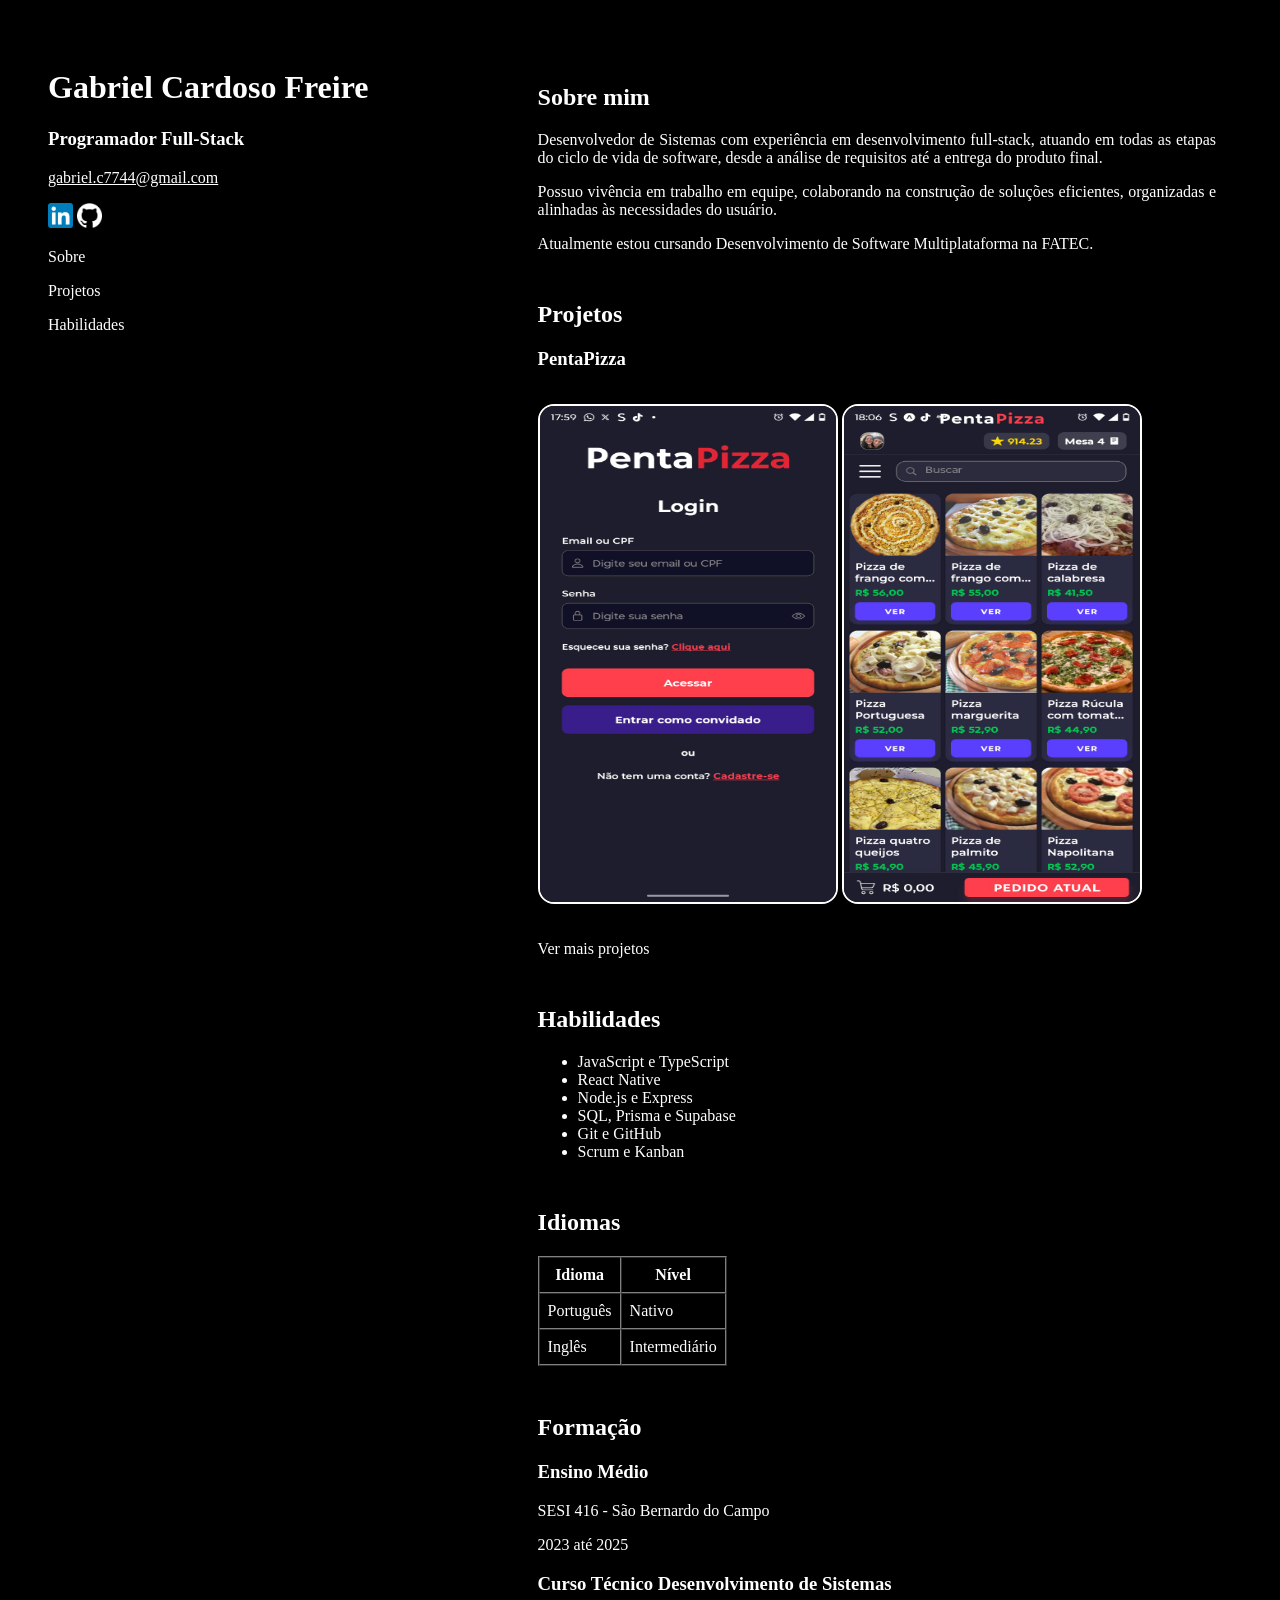
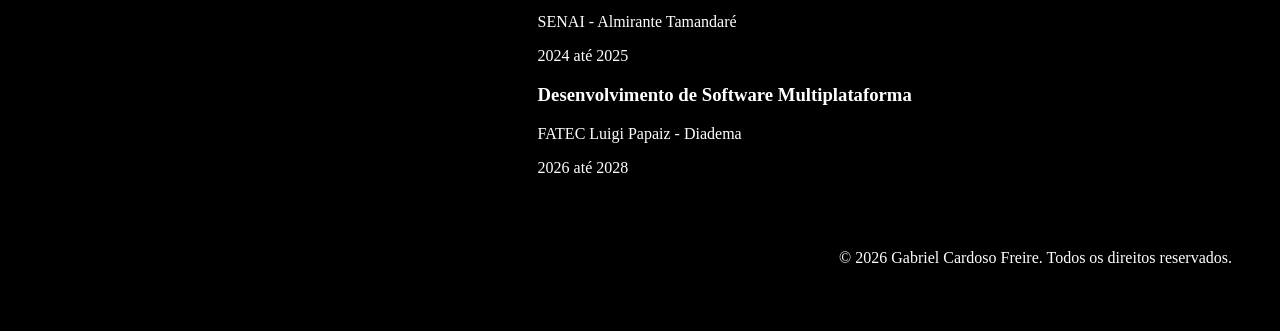
<file: index.html>
<!DOCTYPE html>
<html lang="pt-br">

<head>
    <meta charset="UTF-8">
    <meta name="viewport" content="width=device-width, initial-scale=1.0">

    <link rel="stylesheet" href="css/styles.css">

    <title>Portfólio</title>
</head>

<body>
    <!-- Cabeçalho -->
    <header>
        <h1>Gabriel Cardoso Freire</h1>

        <h3>Programador Full-Stack</h3>

        <div class="social">
            <p>gabriel.c7744@gmail.com</p>

            <a href="https://www.linkedin.com/in/gabriel-cardoso-freire-3029b639b/" target="_blank"
                rel="noopener noreferrer">
                <img src="img/LinkedIn_icon.svg.webp" alt="Logo do LinkedIn" height="25" width="25">
            </a>

            <a href="https://github.com/gabrielc-freire" target="_blank" rel="noopener noreferrer">
                <img src="img/github.webp" alt="Logo do GitHub" height="25" width="25">
            </a>
        </div>

        <nav>
            <ul>
                <!-- Âncora interna: leva para a seção "Sobre" desta página -->
                <li><a href="#sobre">Sobre</a></li>
                <!-- Âncora interna: leva para o artigo "Projetos" desta página -->
                <li><a href="#projetos">Projetos</a></li>
                <!-- Âncora interna: leva para o artigo "Habilidades" desta página -->
                <li><a href="#habilidades">Habilidades</a></li>
            </ul>

        </nav>

        <!-- <div class="certificacoes">
            Várias imagens de certificados de cursos e treinamentos realizados, com o objetivo de comprovar a
            experiência e habilidades do desenvolvedor. Essas imagens podem incluir certificados de conclusão de cursos
            online, treinamentos presenciais, etc. Estilo "conquista", colocar uma imagem com link para a página oficial
            da certificação. 
            <a href="">
                <img src="" alt="">
            </a>

            <a href="">
                <img src="" alt="">
            </a>

            <a href="">
                <img src="" alt="">
            </a>
        </div> -->
    </header>

    <main>

        <!-- 
        A tag <section> foi escolhida para organizar uma parte específica
        do conteúdo da página, neste caso, as informações sobre mim.
        -->

        <section id="sobre">

            <h2>Sobre mim</h2>

            <p>
                Desenvolvedor de Sistemas com experiência em desenvolvimento
                full-stack, atuando em todas as etapas do ciclo de vida de
                software, desde a análise de requisitos até a entrega do
                produto final.
            </p>

            <p>
                Possuo vivência em trabalho em equipe, colaborando na construção
                de soluções eficientes, organizadas e alinhadas às necessidades
                do usuário.
            </p>

            <p>Atualmente estou cursando Desenvolvimento de Software Multiplataforma na FATEC.</p>

        </section>

        <!-- 
        A tag <article> foi escolhida para representar um conteúdo
        independente dentro do portfólio. Neste caso, o projeto PentaPizza
        pode ser apresentado como um conteúdo próprio.
        -->

        <article id="projetos">

            <h2>Projetos</h2>

            <h3>PentaPizza</h3>

            <img src="img/cadastro.jpg" alt="Tela do cadastro do aplicativo mobile: PentaPizza" width="300"
                height="500">
            <img src="img/cardapio.jpg" alt="Tela do cardápio do aplicativo mobile: PentaPizza" width="300"
                height="500">

            <br>

            <a href="pages/projetos.html">Ver mais projetos</a>

        </article>

        <section id="habilidades">

            <h2>Habilidades</h2>

            <!-- Lista com mais de 3 itens relacionados ao conteúdo -->
            <ul>
                <li>JavaScript e TypeScript</li>
                <li>React Native</li>
                <li>Node.js e Express</li>
                <li>SQL, Prisma e Supabase</li>
                <li>Git e GitHub</li>
                <li>Scrum e Kanban</li>
            </ul>

        </section>

        <section class="idiomas">

            <h2>Idiomas</h2>

            <table border="1" cellpadding="8" cellspacing="0">
                <thead>
                    <tr>
                        <th>Idioma</th>
                        <th>Nível</th>
                    </tr>
                </thead>

                <tbody>
                    <tr>
                        <td>Português</td>
                        <td>Nativo</td>
                    </tr>
                    <tr>
                        <td>Inglês</td>
                        <td>Intermediário</td>
                    </tr>
                </tbody>
            </table>

        </section>

        <section class="formacao">

            <h2>Formação</h2>

            <h3>Ensino Médio</h3>
            <p>SESI 416 - São Bernardo do Campo</p>
            <p>2023 até 2025</p>

            <h3>Curso Técnico Desenvolvimento de Sistemas</h3>
            <p>SENAI - Almirante Tamandaré</p>
            <p>2024 até 2025</p>

            <h3>Desenvolvimento de Software Multiplataforma</h3>
            <p>FATEC Luigi Papaiz - Diadema</p>
            <p>2026 até 2028</p>

        </section>
    </main>

    <!-- Rodapé-->
    <footer>
        <p>
            © 2026 Gabriel Cardoso Freire. Todos os direitos reservados.
        </p>
    </footer>
</body>

</html>
</file>
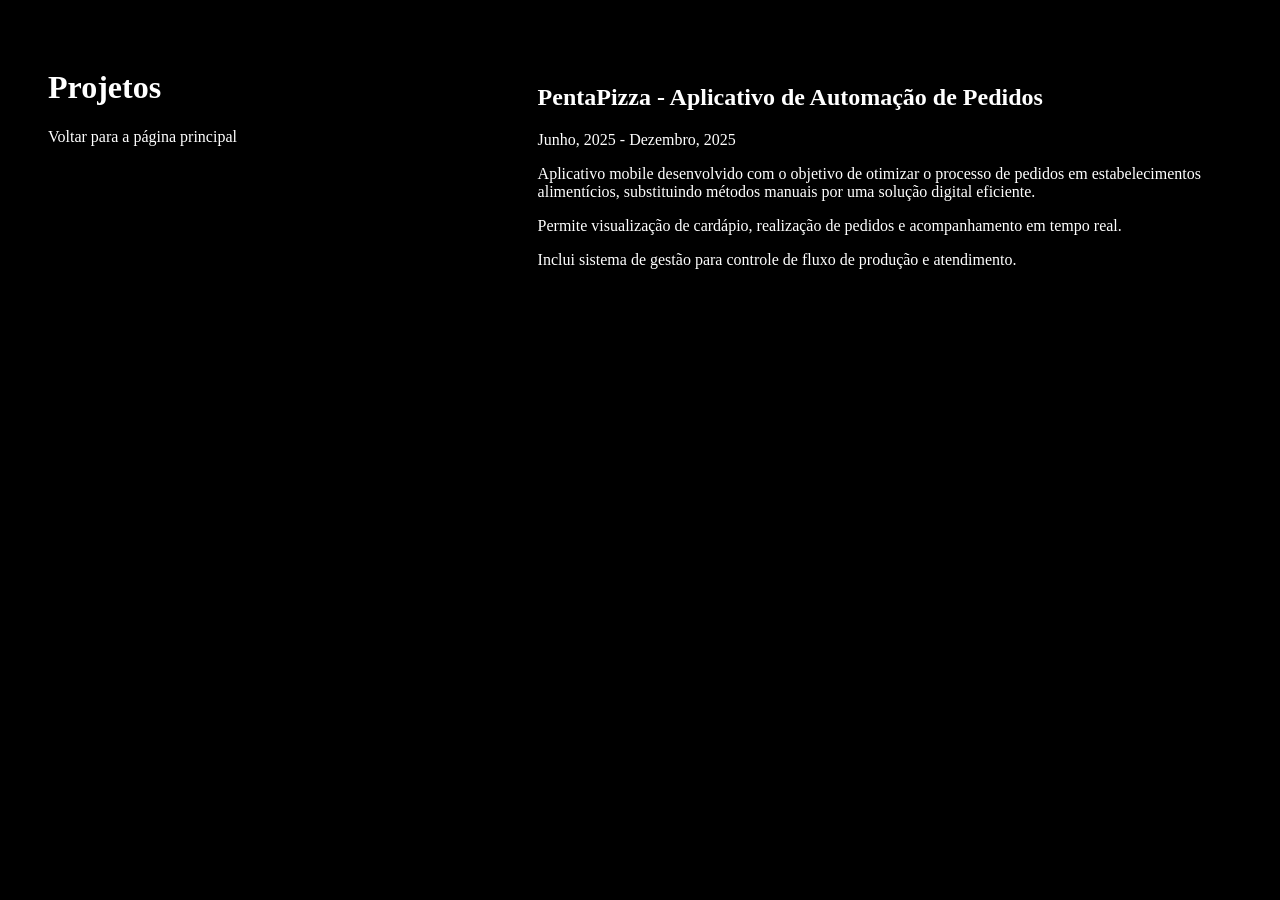
<file: projetos.html>
<!DOCTYPE html>
<html lang="pt-br">

<head>
    <meta charset="UTF-8">
    <meta name="viewport" content="width=device-width, initial-scale=1.0">

    <link rel="stylesheet" href="css/styles.css">

    <title>Projetos - Gabriel Cardoso Freire</title>
</head>

<body>
    <header>
        <h1>Projetos</h1>
        <nav>
            <a href="index.html">Voltar para a página principal</a>
        </nav>
    </header>

    <main>
        <section>
            <h2>PentaPizza - Aplicativo de Automação de Pedidos</h2>

            <p>
                Junho, 2025 - Dezembro, 2025
            </p>

            <p>
                Aplicativo mobile desenvolvido com o objetivo de otimizar o
                processo de pedidos em estabelecimentos alimentícios,
                substituindo métodos manuais por uma solução digital eficiente.
            </p>

            <p>
                Permite visualização de cardápio, realização de pedidos e
                acompanhamento em tempo real.
            </p>

            <p>
                Inclui sistema de gestão para controle de fluxo de produção
                e atendimento.
            </p>
        </section>
    </main>

</body>

</html>
</file>
<file: css/styles.css>
* {
    box-sizing: border-box;
}

body {
    background-color: black;
    color: white;
    display: flex;
    flex-wrap: wrap;
    max-width: 80rem;
    margin: 0 auto;
    padding: 3rem;
}

header {
    width: 40%;
    position: sticky;
    top: 3rem;
    align-self: flex-start;
}

a {
    color: white;
    text-decoration: none;
}

a:hover {
    color: yellow;
    cursor: pointer;
}

.social {
    margin: 1rem 0 1rem 0;
}

.social p {
    text-decoration: underline;
}

nav {
    margin: 1rem 0 1rem 0;
}

nav ul {
    display: flex;
    flex-direction: column;
    gap: 1rem;
    list-style: none;
    padding: 0;
    margin: 0;
}

.certificacoes {
    border: 1px solid white;
    border-radius: 5px;
}

main {
    width: 60%;
    /* border: 1px solid white; */
    padding: 1rem;
    /* border-radius: 5px; */
}

/* #sobre {} */

#sobre p {
    margin-top: 1rem;
    text-align: justify;
}

#projetos {
    margin-top: 3rem;
}

#projetos img {
    margin-top: 1rem;
    margin-bottom: 2rem;
    border: 2px solid white;
    border-radius: 1rem;
}

#habilidades {
    margin-top: 3rem;
}

.idiomas {
    margin-top: 3rem;
}

.formacao {
    margin-top: 3rem;
}

footer {
    margin-top: 1.5rem;
    width: 100%;
    text-align: right;
}
</file>
